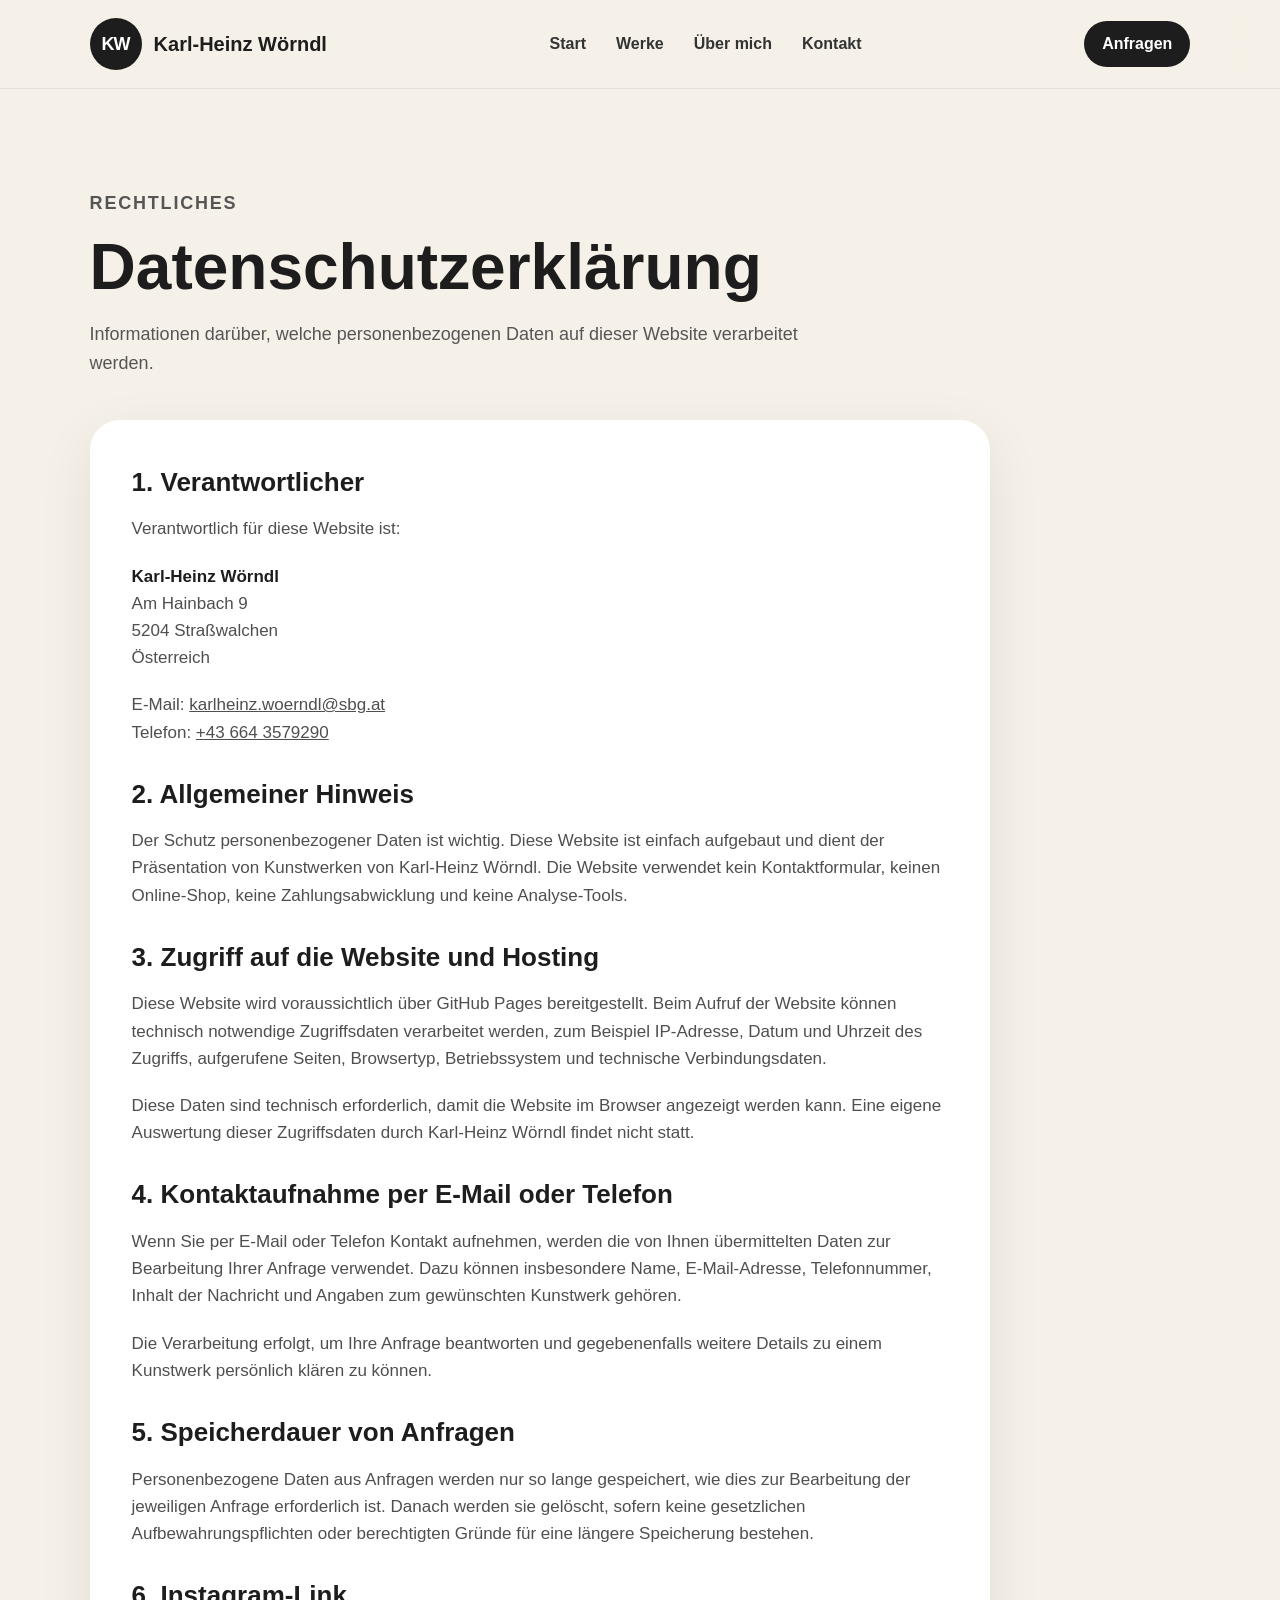
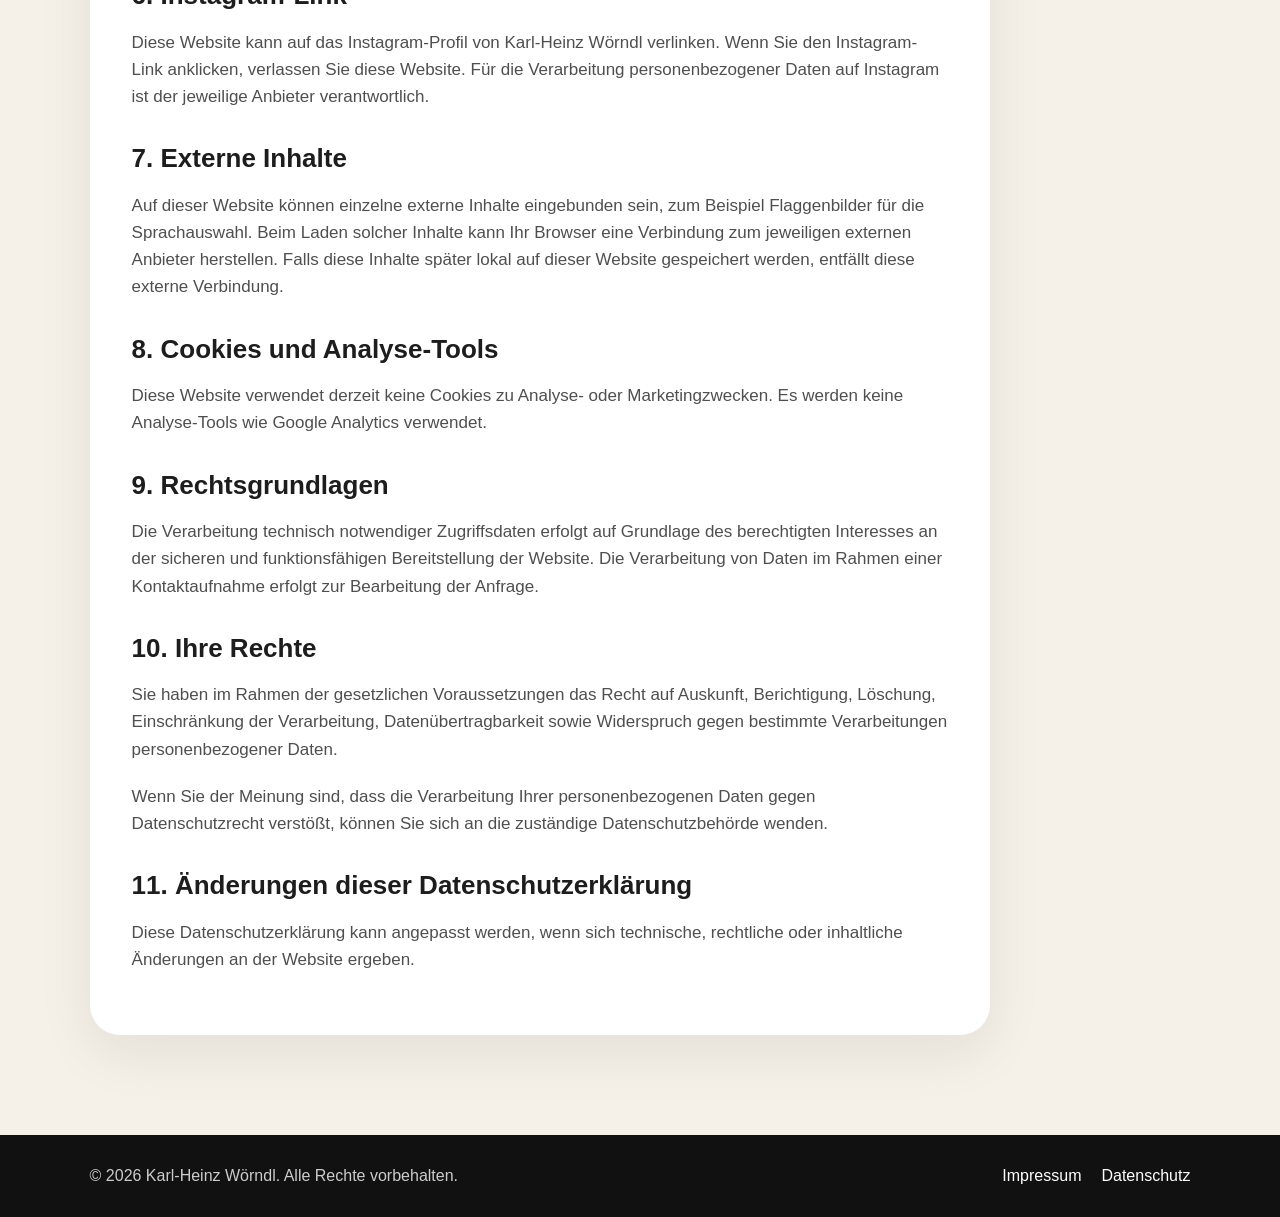
<file: datenschutz.html>
<!DOCTYPE html>
<html lang="de">
<head>
    <meta charset="UTF-8">
    <meta name="viewport" content="width=device-width, initial-scale=1.0">
    <title>Datenschutz | Karl-Heinz Wörndl</title>

    <link rel="stylesheet" href="css/style.css">
</head>
<body>

    <header class="site-header">
        <a href="index.html#start" class="logo">
            <span class="logo-mark">KW</span>
            <span>Karl-Heinz Wörndl</span>
        </a>

        <nav class="main-nav">
            <a href="index.html#start">Start</a>
            <a href="index.html#werke">Werke</a>
            <a href="index.html#ueber">Über mich</a>
            <a href="index.html#kontakt">Kontakt</a>
        </nav>

        <a href="index.html#kontakt" class="nav-button">Anfragen</a>
    </header>

    <main>
        <section class="section legal-section">
            <div class="section-heading">
                <p class="eyebrow">Rechtliches</p>
                <h1>Datenschutzerklärung</h1>
                <p>
                    Informationen darüber, welche personenbezogenen Daten auf dieser Website verarbeitet werden.
                </p>
            </div>

            <div class="legal-card">
                <h2>1. Verantwortlicher</h2>

                <p>
                    Verantwortlich für diese Website ist:
                </p>

                <p>
                    <strong>Karl-Heinz Wörndl</strong><br>
                    Am Hainbach 9<br>
                    5204 Straßwalchen<br>
                    Österreich
                </p>

                <p>
                    E-Mail: <a href="mailto:karlheinz.woerndl@sbg.at">karlheinz.woerndl@sbg.at</a><br>
                    Telefon: <a href="tel:+436643579290">+43 664 3579290</a>
                </p>

                <h2>2. Allgemeiner Hinweis</h2>

                <p>
                    Der Schutz personenbezogener Daten ist wichtig. Diese Website ist einfach aufgebaut
                    und dient der Präsentation von Kunstwerken von Karl-Heinz Wörndl.
                    Die Website verwendet kein Kontaktformular, keinen Online-Shop, keine Zahlungsabwicklung
                    und keine Analyse-Tools.
                </p>

                <h2>3. Zugriff auf die Website und Hosting</h2>

                <p>
                    Diese Website wird voraussichtlich über GitHub Pages bereitgestellt.
                    Beim Aufruf der Website können technisch notwendige Zugriffsdaten verarbeitet werden,
                    zum Beispiel IP-Adresse, Datum und Uhrzeit des Zugriffs, aufgerufene Seiten,
                    Browsertyp, Betriebssystem und technische Verbindungsdaten.
                </p>

                <p>
                    Diese Daten sind technisch erforderlich, damit die Website im Browser angezeigt werden kann.
                    Eine eigene Auswertung dieser Zugriffsdaten durch Karl-Heinz Wörndl findet nicht statt.
                </p>

                <h2>4. Kontaktaufnahme per E-Mail oder Telefon</h2>

                <p>
                    Wenn Sie per E-Mail oder Telefon Kontakt aufnehmen, werden die von Ihnen übermittelten
                    Daten zur Bearbeitung Ihrer Anfrage verwendet. Dazu können insbesondere Name,
                    E-Mail-Adresse, Telefonnummer, Inhalt der Nachricht und Angaben zum gewünschten Kunstwerk gehören.
                </p>

                <p>
                    Die Verarbeitung erfolgt, um Ihre Anfrage beantworten und gegebenenfalls weitere Details
                    zu einem Kunstwerk persönlich klären zu können.
                </p>

                <h2>5. Speicherdauer von Anfragen</h2>

                <p>
                    Personenbezogene Daten aus Anfragen werden nur so lange gespeichert, wie dies zur Bearbeitung
                    der jeweiligen Anfrage erforderlich ist. Danach werden sie gelöscht, sofern keine gesetzlichen
                    Aufbewahrungspflichten oder berechtigten Gründe für eine längere Speicherung bestehen.
                </p>

                <h2>6. Instagram-Link</h2>

                <p>
                    Diese Website kann auf das Instagram-Profil von Karl-Heinz Wörndl verlinken.
                    Wenn Sie den Instagram-Link anklicken, verlassen Sie diese Website.
                    Für die Verarbeitung personenbezogener Daten auf Instagram ist der jeweilige Anbieter verantwortlich.
                </p>

                <h2>7. Externe Inhalte</h2>

                <p>
                    Auf dieser Website können einzelne externe Inhalte eingebunden sein, zum Beispiel Flaggenbilder
                    für die Sprachauswahl. Beim Laden solcher Inhalte kann Ihr Browser eine Verbindung zum jeweiligen
                    externen Anbieter herstellen. Falls diese Inhalte später lokal auf dieser Website gespeichert werden,
                    entfällt diese externe Verbindung.
                </p>

                <h2>8. Cookies und Analyse-Tools</h2>

                <p>
                    Diese Website verwendet derzeit keine Cookies zu Analyse- oder Marketingzwecken.
                    Es werden keine Analyse-Tools wie Google Analytics verwendet.
                </p>

                <h2>9. Rechtsgrundlagen</h2>

                <p>
                    Die Verarbeitung technisch notwendiger Zugriffsdaten erfolgt auf Grundlage des berechtigten
                    Interesses an der sicheren und funktionsfähigen Bereitstellung der Website.
                    Die Verarbeitung von Daten im Rahmen einer Kontaktaufnahme erfolgt zur Bearbeitung der Anfrage.
                </p>

                <h2>10. Ihre Rechte</h2>

                <p>
                    Sie haben im Rahmen der gesetzlichen Voraussetzungen das Recht auf Auskunft,
                    Berichtigung, Löschung, Einschränkung der Verarbeitung, Datenübertragbarkeit
                    sowie Widerspruch gegen bestimmte Verarbeitungen personenbezogener Daten.
                </p>

                <p>
                    Wenn Sie der Meinung sind, dass die Verarbeitung Ihrer personenbezogenen Daten gegen
                    Datenschutzrecht verstößt, können Sie sich an die zuständige Datenschutzbehörde wenden.
                </p>

                <h2>11. Änderungen dieser Datenschutzerklärung</h2>

                <p>
                    Diese Datenschutzerklärung kann angepasst werden, wenn sich technische, rechtliche oder
                    inhaltliche Änderungen an der Website ergeben.
                </p>
            </div>
        </section>
    </main>

    <footer class="site-footer">
        <p>© 2026 Karl-Heinz Wörndl. Alle Rechte vorbehalten.</p>

        <div>
            <a href="impressum.html">Impressum</a>
            <a href="datenschutz.html">Datenschutz</a>
        </div>
    </footer>

</body>
</html>
</file>
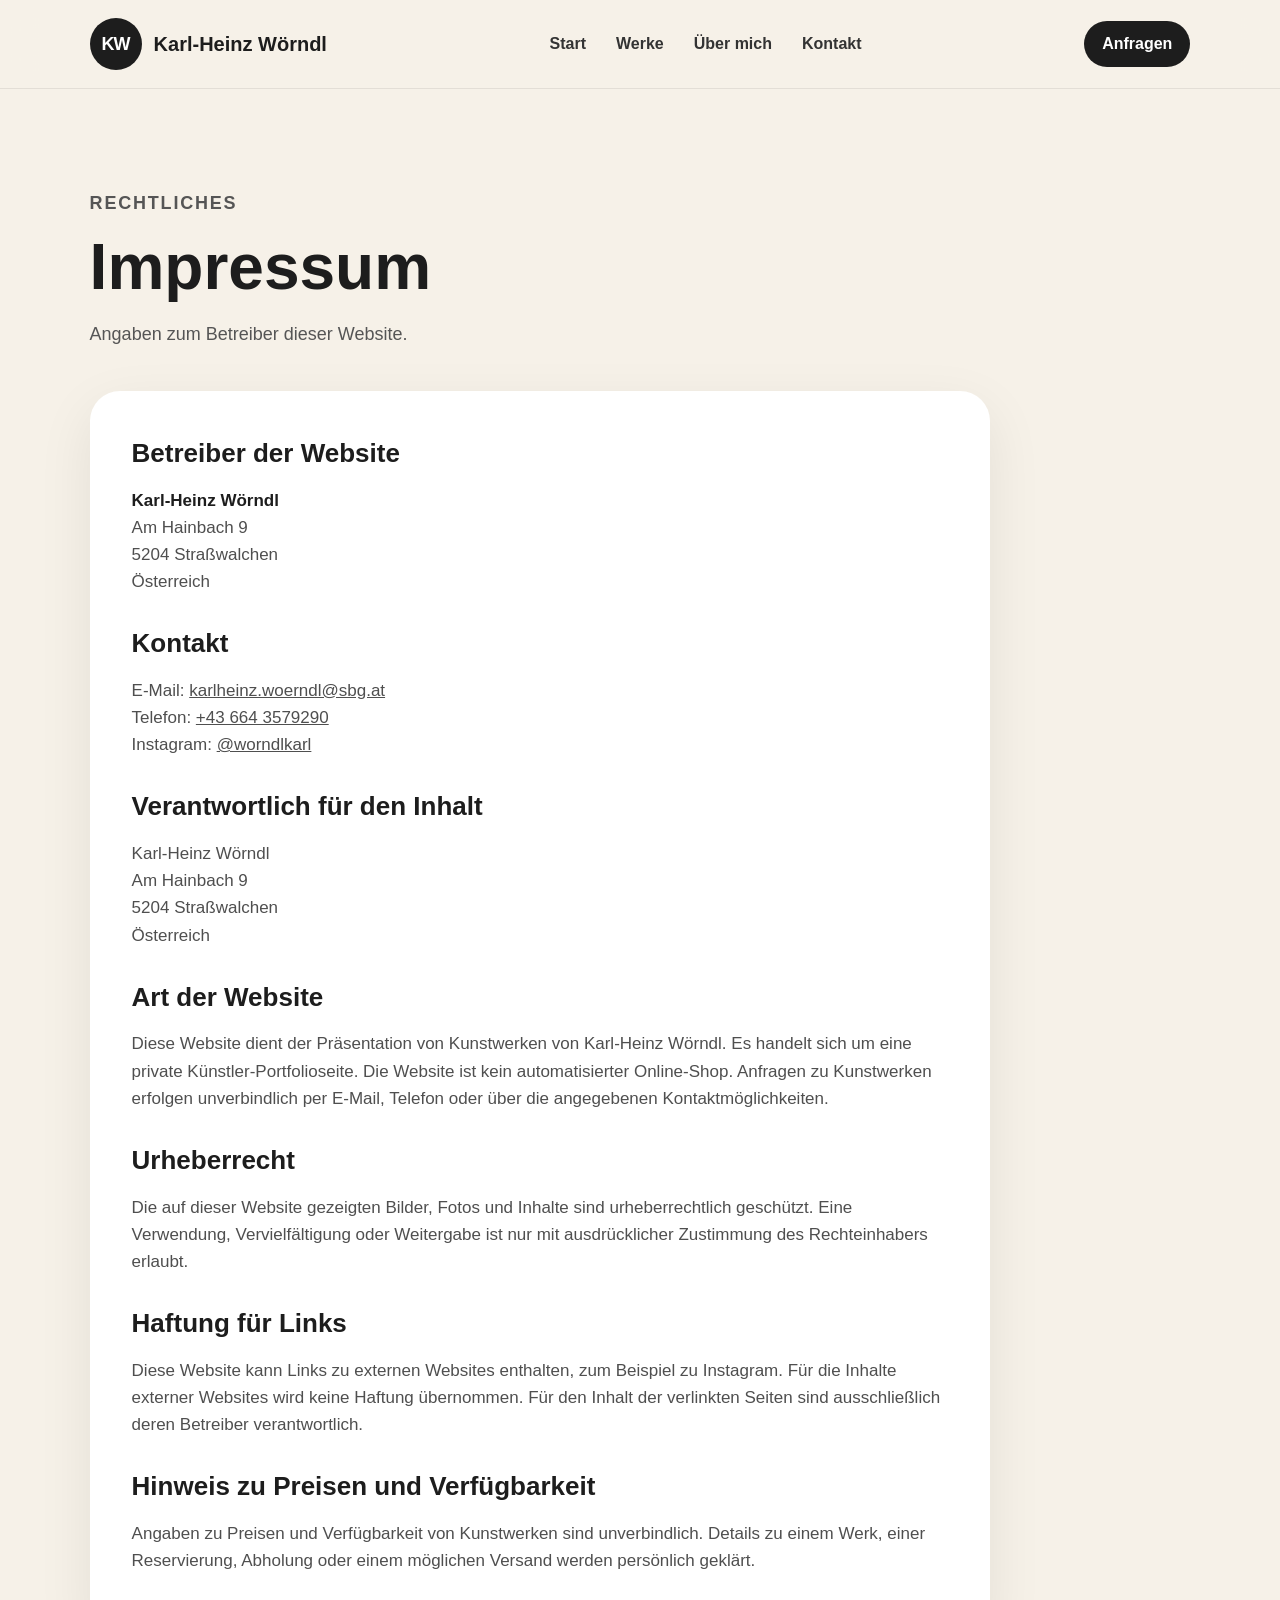
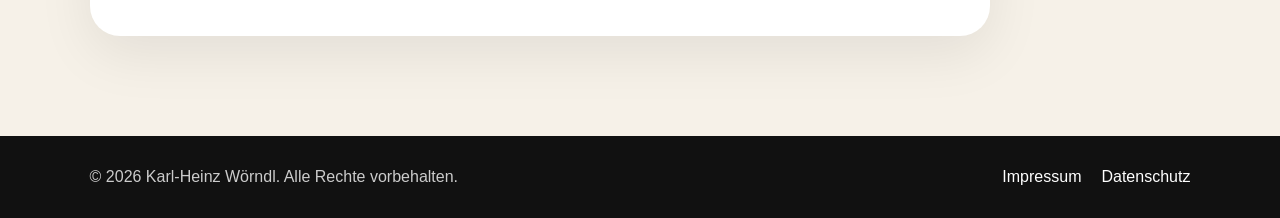
<file: impressum.html>
<!DOCTYPE html>
<html lang="de">
<head>
    <meta charset="UTF-8">
    <meta name="viewport" content="width=device-width, initial-scale=1.0">
    <title>Impressum | Karl-Heinz Wörndl</title>

    <link rel="stylesheet" href="css/style.css">
</head>
<body>

    <header class="site-header">
        <a href="index.html#start" class="logo">
            <span class="logo-mark">KW</span>
            <span>Karl-Heinz Wörndl</span>
        </a>

        <nav class="main-nav">
            <a href="index.html#start">Start</a>
            <a href="index.html#werke">Werke</a>
            <a href="index.html#ueber">Über mich</a>
            <a href="index.html#kontakt">Kontakt</a>
        </nav>

        <a href="index.html#kontakt" class="nav-button">Anfragen</a>
    </header>

    <main>
        <section class="section legal-section">
            <div class="section-heading">
                <p class="eyebrow">Rechtliches</p>
                <h1>Impressum</h1>
                <p>
                    Angaben zum Betreiber dieser Website.
                </p>
            </div>

            <div class="legal-card">
                <h2>Betreiber der Website</h2>

                <p>
                    <strong>Karl-Heinz Wörndl</strong><br>
                    Am Hainbach 9<br>
                    5204 Straßwalchen<br>
                    Österreich
                </p>

                <h2>Kontakt</h2>

                <p>
                    E-Mail: <a href="mailto:karlheinz.woerndl@sbg.at">karlheinz.woerndl@sbg.at</a><br>
                    Telefon: <a href="tel:+436643579290">+43 664 3579290</a><br>
                    Instagram: <a href="https://www.instagram.com/worndlkarl" target="_blank" rel="noopener">@worndlkarl</a>
                </p>

                <h2>Verantwortlich für den Inhalt</h2>

                <p>
                    Karl-Heinz Wörndl<br>
                    Am Hainbach 9<br>
                    5204 Straßwalchen<br>
                    Österreich
                </p>

                <h2>Art der Website</h2>

                <p>
                    Diese Website dient der Präsentation von Kunstwerken von Karl-Heinz Wörndl.
                    Es handelt sich um eine private Künstler-Portfolioseite. Die Website ist kein
                    automatisierter Online-Shop. Anfragen zu Kunstwerken erfolgen unverbindlich
                    per E-Mail, Telefon oder über die angegebenen Kontaktmöglichkeiten.
                </p>

                <h2>Urheberrecht</h2>

                <p>
                    Die auf dieser Website gezeigten Bilder, Fotos und Inhalte sind urheberrechtlich
                    geschützt. Eine Verwendung, Vervielfältigung oder Weitergabe ist nur mit
                    ausdrücklicher Zustimmung des Rechteinhabers erlaubt.
                </p>

                <h2>Haftung für Links</h2>

                <p>
                    Diese Website kann Links zu externen Websites enthalten, zum Beispiel zu Instagram.
                    Für die Inhalte externer Websites wird keine Haftung übernommen. Für den Inhalt
                    der verlinkten Seiten sind ausschließlich deren Betreiber verantwortlich.
                </p>

                <h2>Hinweis zu Preisen und Verfügbarkeit</h2>

                <p>
                    Angaben zu Preisen und Verfügbarkeit von Kunstwerken sind unverbindlich.
                    Details zu einem Werk, einer Reservierung, Abholung oder einem möglichen Versand
                    werden persönlich geklärt.
                </p>
            </div>
        </section>
    </main>

    <footer class="site-footer">
        <p>© 2026 Karl-Heinz Wörndl. Alle Rechte vorbehalten.</p>

        <div>
            <a href="impressum.html">Impressum</a>
            <a href="datenschutz.html">Datenschutz</a>
        </div>
    </footer>

</body>
</html>
</file>
<file: css/style.css>
/* =========================
   GRUNDEINSTELLUNGEN
========================= */

* {
    margin: 0;
    padding: 0;
    box-sizing: border-box;
}

html {
    scroll-behavior: smooth;
}

body {
    font-family: Arial, Helvetica, sans-serif;
    background: #f6f1e8;
    color: #1d1d1d;
    line-height: 1.6;
}

a {
    color: inherit;
}

img {
    max-width: 100%;
    display: block;
}

/* =========================
   HEADER / NAVIGATION
========================= */

.site-header {
    position: sticky;
    top: 0;
    z-index: 100;

    display: flex;
    justify-content: space-between;
    align-items: center;

    padding: 18px 7%;

    background: rgba(246, 241, 232, 0.85);
    backdrop-filter: blur(16px);
    border-bottom: 1px solid rgba(0, 0, 0, 0.08);
}

.logo {
    display: flex;
    align-items: center;
    gap: 12px;

    text-decoration: none;
    font-weight: 800;
    font-size: 20px;
}

.logo-mark {
    width: 42px;
    height: 42px;

    display: flex;
    justify-content: center;
    align-items: center;

    border-radius: 50%;
    background: #1d1d1d;
    color: white;
    font-weight: 800;
}

.main-nav {
    display: flex;
    gap: 30px;
}

.main-nav a {
    text-decoration: none;
    font-weight: 600;
    color: #333;
    transition: 0.2s;
}

.main-nav a:hover {
    color: #a66a2c;
}

.nav-button {
    text-decoration: none;
    background: #1d1d1d;
    color: white;

    padding: 10px 18px;
    border-radius: 999px;

    font-weight: 700;
    transition: 0.2s;
}

.nav-button:hover {
    background: #a66a2c;
}

/* =========================
   BUTTONS
========================= */

.primary-button,
.secondary-button {
    display: inline-block;

    padding: 14px 24px;
    border-radius: 999px;

    font-weight: 800;
    text-decoration: none;
    transition: 0.2s;
}

.primary-button {
    background: #1d1d1d;
    color: white;
}

.primary-button:hover {
    background: #a66a2c;
    transform: translateY(-2px);
}

.secondary-button {
    background: white;
    color: #1d1d1d;
    border: 1px solid rgba(0, 0, 0, 0.12);
}

.secondary-button:hover {
    transform: translateY(-2px);
    border-color: #a66a2c;
}

/* =========================
   HERO / STARTBEREICH
========================= */

.hero-section {
    min-height: 88vh;

    display: grid;
    grid-template-columns: 1.1fr 0.9fr;
    align-items: center;
    gap: 70px;

    padding: 80px 7%;
}

.hero-content {
    max-width: 720px;
}

.eyebrow {
    color: #a66a2c;
    font-size: 14px;
    font-weight: 900;
    letter-spacing: 1.8px;
    text-transform: uppercase;

    margin-bottom: 14px;
}

.hero-section h1 {
    font-size: clamp(44px, 6vw, 82px);
    line-height: 1.02;
    letter-spacing: -2px;

    margin-bottom: 26px;
}

.hero-description {
    max-width: 620px;

    color: #4a4a4a;
    font-size: 20px;

    margin-bottom: 32px;
}

.hero-actions {
    display: flex;
    gap: 16px;
    flex-wrap: wrap;

    margin-bottom: 44px;
}

.hero-info {
    display: grid;
    grid-template-columns: repeat(3, 1fr);
    gap: 18px;
}

.hero-info div {
    padding: 18px;

    background: rgba(255, 255, 255, 0.7);
    border-radius: 20px;
    border: 1px solid rgba(0, 0, 0, 0.07);
}

.hero-info strong {
    display: block;
    font-size: 20px;
    margin-bottom: 4px;
}

.hero-info span {
    color: #666;
    font-size: 14px;
}

.hero-art {
    display: flex;
    justify-content: center;
}

.hero-art-card {
    width: min(430px, 100%);

    padding: 18px;
    border-radius: 34px;

    background: white;
    box-shadow: 0 28px 80px rgba(0, 0, 0, 0.14);

    transform: rotate(2deg);
}

.hero-art-image {
    height: 520px;
    border-radius: 26px;

    background:
        radial-gradient(circle at 20% 20%, #f2c879, transparent 28%),
        radial-gradient(circle at 80% 30%, #7f9b77, transparent 30%),
        radial-gradient(circle at 55% 80%, #a66a2c, transparent 35%),
        linear-gradient(135deg, #1d1d1d, #5d4938);

    margin-bottom: 16px;
}

.hero-art-text {
    display: flex;
    justify-content: space-between;
    align-items: center;

    padding: 2px 6px 4px;
}

.hero-art-text span {
    color: #777;
}

.hero-art-text strong {
    font-size: 18px;
}

/* =========================
   INTRO-KARTEN
========================= */

.intro-section {
    display: grid;
    grid-template-columns: repeat(3, 1fr);
    gap: 24px;

    padding: 20px 7% 90px;
}

.intro-card {
    padding: 34px;

    background: white;
    border-radius: 28px;
    box-shadow: 0 16px 50px rgba(0, 0, 0, 0.07);
}

.intro-card h2 {
    font-size: 24px;
    margin-bottom: 12px;
}

.intro-card p {
    color: #555;
}

/* =========================
   ALLGEMEINE SECTION
========================= */

.section {
    padding: 100px 7%;
}

.section-heading {
    max-width: 760px;
    margin-bottom: 42px;
}

.section-heading h2 {
    font-size: clamp(34px, 4vw, 54px);
    line-height: 1.1;
    letter-spacing: -1px;

    margin-bottom: 16px;
}

.section-heading p {
    color: #555;
    font-size: 18px;
}

/* =========================
   GALERIE
========================= */

.artwork-grid {
    display: grid;
    grid-template-columns: repeat(3, 1fr);
    gap: 28px;
}

.artwork-card {
    overflow: hidden;

    background: white;
    border-radius: 30px;
    box-shadow: 0 18px 55px rgba(0, 0, 0, 0.08);

    transition: 0.25s;
}

.artwork-card:hover {
    transform: translateY(-8px);
    box-shadow: 0 26px 70px rgba(0, 0, 0, 0.12);
}

.artwork-image {
    height: 330px;
}

.artwork-image-one {
    background:
        radial-gradient(circle at 30% 25%, #f3ce82, transparent 28%),
        linear-gradient(135deg, #c98943, #5f7f61);
}

.artwork-image-two {
    background:
        radial-gradient(circle at 65% 25%, #c8d6b8, transparent 30%),
        linear-gradient(135deg, #304337, #8a714d);
}

.artwork-image-three {
    background:
        radial-gradient(circle at 20% 20%, #f08c5a, transparent 30%),
        linear-gradient(135deg, #2b2a35, #b35d32);
}

.artwork-content {
    padding: 24px;
}

.artwork-category {
    color: #a66a2c;
    font-size: 13px;
    font-weight: 900;
    text-transform: uppercase;
    letter-spacing: 1px;

    margin-bottom: 8px;
}

.artwork-content h3 {
    font-size: 26px;
    margin-bottom: 10px;
}

.artwork-content p {
    color: #555;
}

.artwork-footer {
    display: flex;
    justify-content: space-between;
    align-items: center;

    margin-top: 22px;
    padding-top: 18px;

    border-top: 1px solid rgba(0, 0, 0, 0.08);
}

.artwork-footer span {
    color: #666;
}

.artwork-footer strong {
    font-size: 20px;
}

/* =========================
   STATUS & ANFRAGE-BUTTONS
========================= */

.artwork-image {
    position: relative;
}

.status-badge {
    position: absolute;
    top: 18px;
    left: 18px;

    padding: 8px 14px;
    border-radius: 999px;

    font-size: 13px;
    font-weight: 900;

    background: white;
    color: #1d1d1d;

    box-shadow: 0 8px 24px rgba(0, 0, 0, 0.16);
}

.status-badge.available {
    background: #e8f7e8;
    color: #226b2f;
}

.status-badge.reserved {
    background: #fff3d6;
    color: #8a5b00;
}

.status-badge.sold {
    background: #eeeeee;
    color: #666666;
}

.artwork-button {
    display: inline-block;

    margin-top: 22px;
    padding: 12px 20px;

    border-radius: 999px;

    background: #1d1d1d;
    color: white;

    text-decoration: none;
    font-weight: 800;

    transition: 0.2s;
}

.artwork-button:hover {
    background: #a66a2c;
    transform: translateY(-2px);
}

.artwork-button.disabled {
    background: #d6d6d6;
    color: #777;

    cursor: not-allowed;
    pointer-events: none;
}

/* =========================
   ÜBER MICH
========================= */

.about-section {
    display: grid;
    grid-template-columns: 0.85fr 1.15fr;
    align-items: center;
    gap: 70px;

    padding: 110px 7%;

    background: #e8ddcc;
}

.about-image {
    min-height: 500px;
    border-radius: 34px;

    background:
        radial-gradient(circle at 30% 25%, #e9bf78, transparent 25%),
        radial-gradient(circle at 80% 75%, #6f8f72, transparent 28%),
        linear-gradient(135deg, #2c2b2a, #9b6a3d);

    box-shadow: 0 24px 70px rgba(0, 0, 0, 0.14);
}

.about-content h2 {
    font-size: clamp(34px, 4vw, 56px);
    line-height: 1.1;

    margin-bottom: 24px;
}

.about-content p {
    color: #4f4a43;
    font-size: 18px;

    margin-bottom: 20px;
}

.about-content .primary-button {
    margin-top: 12px;
}

/* =========================
   SCHRITTE
========================= */

.steps {
    display: grid;
    grid-template-columns: repeat(3, 1fr);
    gap: 26px;
}

.step-card {
    padding: 34px;

    background: white;
    border-radius: 28px;
    box-shadow: 0 16px 50px rgba(0, 0, 0, 0.07);
}

.step-card span {
    display: inline-flex;
    justify-content: center;
    align-items: center;

    width: 48px;
    height: 48px;

    border-radius: 50%;
    background: #1d1d1d;
    color: white;

    font-weight: 900;

    margin-bottom: 22px;
}

.step-card h3 {
    font-size: 24px;
    margin-bottom: 10px;
}

.step-card p {
    color: #555;
}

/* =========================
   KONTAKT
========================= */

.contact-section {
    display: grid;
    grid-template-columns: 1fr 0.75fr;
    gap: 50px;
    align-items: center;

    padding: 100px 7%;

    background: #1d1d1d;
    color: white;
}

.contact-section h2 {
    font-size: clamp(36px, 5vw, 64px);
    line-height: 1.1;

    margin-bottom: 18px;
}

.contact-section p {
    color: #d8d8d8;
    font-size: 18px;
    max-width: 620px;
}

.contact-card {
    padding: 34px;

    background: white;
    color: #1d1d1d;

    border-radius: 30px;
}

.contact-card h3 {
    font-size: 28px;
    margin-bottom: 6px;
}

.contact-card p {
    color: #555;
    margin-bottom: 24px;
}

.contact-card small {
    display: block;
    color: #777;
    margin-top: 18px;
}

/* =========================
   FOOTER
========================= */

.site-footer {
    display: flex;
    justify-content: space-between;
    gap: 20px;

    padding: 28px 7%;

    background: #111;
    color: white;
}

.site-footer p {
    color: #ccc;
}

.site-footer div {
    display: flex;
    gap: 20px;
}

.site-footer a {
    color: white;
    text-decoration: none;
}

.site-footer a:hover {
    color: #e0b06f;
}

/* =========================
   RESPONSIVE DESIGN
   Für Handy / kleinere Bildschirme
========================= */

@media (max-width: 1000px) {
    .hero-section,
    .about-section,
    .contact-section {
        grid-template-columns: 1fr;
    }

    .hero-art-card {
        transform: rotate(0);
    }

    .intro-section,
    .artwork-grid,
    .steps {
        grid-template-columns: 1fr;
    }
}

@media (max-width: 760px) {
    .site-header {
        flex-direction: column;
        gap: 16px;
    }

    .main-nav {
        flex-wrap: wrap;
        justify-content: center;
        gap: 18px;
    }

    .nav-button {
        display: none;
    }

    .hero-section {
        padding-top: 55px;
    }

    .hero-info {
        grid-template-columns: 1fr;
    }

    .hero-art-image {
        height: 380px;
    }

    .site-footer {
        flex-direction: column;
        text-align: center;
        align-items: center;
    }
}

/* =========================
   GALERIE UPDATE
   Größere Karten + Filter + Formate
========================= */

.gallery-section {
    padding-top: 120px;
}

.filter-area {
    display: flex;
    flex-direction: column;
    gap: 18px;

    margin-bottom: 46px;
    padding: 26px;

    background: rgba(255, 255, 255, 0.75);
    border-radius: 28px;
    box-shadow: 0 16px 45px rgba(0, 0, 0, 0.06);
}

.filter-group {
    display: flex;
    align-items: center;
    flex-wrap: wrap;
    gap: 12px;
}

.filter-group span {
    min-width: 80px;

    font-weight: 900;
    color: #1d1d1d;
}

.filter-button {
    border: none;
    cursor: pointer;

    padding: 10px 16px;
    border-radius: 999px;

    background: #eee5d8;
    color: #333;

    font-weight: 800;
    transition: 0.2s;
}

.filter-button:hover {
    background: #d9c7ad;
}

.filter-button.active {
    background: #1d1d1d;
    color: white;
}

.artwork-grid {
    display: grid;
    grid-template-columns: repeat(3, minmax(0, 1fr));
    align-items: start;
    gap: 34px;
}

/* Karten allgemein größer */
.artwork-card {
    border-radius: 34px;
}

/* Bildbereiche größer */
.artwork-image {
    overflow: hidden;
    position: relative;
    min-height: 380px;
}

/* Querformat-Vorschau */
.preview-querformat {
    height: 390px;
}

/* Hochformat-Vorschau */
.preview-hochformat {
    height: 560px;
}

/* Quadratische Vorschau */
.preview-quadratisch {
    height: 470px;
}

/* Echte Bilder später sauber anzeigen */
.artwork-real-image {
    width: 100%;
    height: 100%;
    object-fit: cover;
}

/* Falls JavaScript echtes Format erkennt */
.auto-hochformat .artwork-real-image {
    object-fit: cover;
}

.auto-querformat .artwork-real-image {
    object-fit: cover;
}

.auto-quadratisch .artwork-real-image {
    object-fit: cover;
}

/* kleine Info-Chips unter Beschreibung */
.artwork-details {
    display: flex;
    flex-wrap: wrap;
    gap: 8px;

    margin-top: 18px;
}

.artwork-details span {
    padding: 7px 11px;
    border-radius: 999px;

    background: #f1eadf;
    color: #5b5147;

    font-size: 13px;
    font-weight: 800;
}

/* Falls keine Werke gefunden werden */
.empty-gallery-message {
    grid-column: 1 / -1;

    padding: 30px;
    border-radius: 24px;

    background: white;
    color: #555;

    font-size: 18px;
    text-align: center;
}

/* Zusätzliche Farbverläufe für die 12 Platzhalter */

.artwork-image-four {
    background:
        radial-gradient(circle at 30% 30%, #d7c08a, transparent 30%),
        linear-gradient(135deg, #3f563e, #9a7443);
}

.artwork-image-five {
    background:
        radial-gradient(circle at 70% 25%, #dd9f73, transparent 28%),
        linear-gradient(135deg, #21212a, #7a4f72);
}

.artwork-image-six {
    background:
        radial-gradient(circle at 35% 20%, #f2c7a1, transparent 25%),
        linear-gradient(135deg, #4a2f2d, #9b6d59);
}

.artwork-image-seven {
    background:
        radial-gradient(circle at 20% 25%, #e7bf50, transparent 28%),
        radial-gradient(circle at 75% 70%, #4f8c8a, transparent 30%),
        linear-gradient(135deg, #222, #6b3f78);
}

.artwork-image-eight {
    background:
        radial-gradient(circle at 65% 30%, #f0e2a0, transparent 26%),
        linear-gradient(135deg, #5e7f58, #b7a46c);
}

.artwork-image-nine {
    background:
        radial-gradient(circle at 45% 25%, #d9a37c, transparent 27%),
        linear-gradient(135deg, #2e2526, #8d5d4c);
}

.artwork-image-ten {
    background:
        radial-gradient(circle at 25% 70%, #9ab6c7, transparent 30%),
        linear-gradient(135deg, #1f1f1f, #d18445);
}

.artwork-image-eleven {
    background:
        radial-gradient(circle at 70% 40%, #b9d7e8, transparent 30%),
        linear-gradient(135deg, #52758a, #d8cda8);
}

.artwork-image-twelve {
    background:
        radial-gradient(circle at 45% 20%, #e1b39a, transparent 26%),
        linear-gradient(135deg, #342c33, #8b7056);
}

/* Handy-Anpassung */
@media (max-width: 1000px) {
    .artwork-grid {
        grid-template-columns: repeat(2, minmax(0, 1fr));
    }
}

@media (max-width: 700px) {
    .artwork-grid {
        grid-template-columns: 1fr;
    }

    .preview-querformat,
    .preview-hochformat,
    .preview-quadratisch {
        height: 420px;
    }

    .filter-group {
        align-items: flex-start;
    }

    .filter-group span {
        width: 100%;
    }
}

/* =========================
   HERO-BILD UPDATE
   Größeres ausgewähltes Werk
========================= */

.hero-section {
    grid-template-columns: 0.95fr 1.05fr;
    gap: 90px;
}

.hero-art {
    justify-content: flex-end;
}

.hero-art-card {
    width: min(620px, 100%);
    padding: 22px;
    border-radius: 42px;

    transform: rotate(1.5deg);
}

.hero-art-image {
    height: clamp(560px, 55vw, 760px);
    border-radius: 32px;

    background:
        radial-gradient(circle at 22% 22%, #f2c879, transparent 30%),
        radial-gradient(circle at 78% 38%, #7f9b77, transparent 32%),
        radial-gradient(circle at 55% 82%, #a66a2c, transparent 36%),
        linear-gradient(135deg, #1d1d1d, #5d4938);
}

.hero-art-text {
    padding: 8px 10px 6px;
}

.hero-art-text span {
    font-size: 18px;
}

.hero-art-text strong {
    font-size: 24px;
}

/* später für echtes Hero-Bild */
.hero-art-image img {
    width: 100%;
    height: 100%;
    object-fit: cover;
    border-radius: 32px;
}

/* Anpassung für kleinere Bildschirme */
@media (max-width: 1000px) {
    .hero-section {
        grid-template-columns: 1fr;
        gap: 60px;
    }

    .hero-art {
        justify-content: center;
    }

    .hero-art-card {
        transform: rotate(0);
        width: min(560px, 100%);
    }

    .hero-art-image {
        height: 620px;
    }
}

@media (max-width: 700px) {
    .hero-art-image {
        height: 440px;
    }

    .hero-art-text {
        flex-direction: column;
        align-items: flex-start;
        gap: 4px;
    }

    .hero-art-text strong {
        font-size: 20px;
    }
}

/* =========================
   DETAILANSICHT / MODAL
========================= */

.modal {
    position: fixed;
    inset: 0;
    z-index: 1000;

    display: none;
    align-items: center;
    justify-content: center;

    padding: 30px;
}

.modal.open {
    display: flex;
}

.modal-background {
    position: absolute;
    inset: 0;

    background: rgba(0, 0, 0, 0.65);
    backdrop-filter: blur(8px);
}

.modal-content {
    position: relative;
    z-index: 1;

    width: min(1100px, 100%);
    max-height: 90vh;

    display: grid;
    grid-template-columns: 1fr 0.9fr;
    gap: 0;

    overflow: hidden;

    background: #f6f1e8;
    border-radius: 34px;
    box-shadow: 0 30px 100px rgba(0, 0, 0, 0.35);
}

.modal-close {
    position: absolute;
    top: 18px;
    right: 18px;
    z-index: 2;

    width: 44px;
    height: 44px;

    border: none;
    border-radius: 50%;

    background: white;
    color: #1d1d1d;

    font-size: 30px;
    line-height: 1;
    cursor: pointer;

    box-shadow: 0 8px 25px rgba(0, 0, 0, 0.18);
}

.modal-image {
    min-height: 640px;

    background-size: cover;
    background-position: center;
}

.modal-info {
    padding: 52px 42px;

    display: flex;
    flex-direction: column;
    justify-content: center;
}

.modal-info h2 {
    font-size: clamp(34px, 4vw, 54px);
    line-height: 1.05;

    margin-bottom: 18px;
}

.modal-info p {
    color: #555;
    font-size: 18px;
}

.modal-details {
    display: flex;
    flex-wrap: wrap;
    gap: 10px;

    margin-top: 26px;
    margin-bottom: 30px;
}

.modal-details span {
    padding: 9px 13px;

    border-radius: 999px;

    background: white;
    color: #5b5147;

    font-size: 14px;
    font-weight: 800;
}

.modal-footer {
    display: flex;
    align-items: center;
    justify-content: space-between;
    gap: 20px;

    padding-top: 24px;

    border-top: 1px solid rgba(0, 0, 0, 0.1);
}

.modal-footer strong {
    font-size: 28px;
}

@media (max-width: 900px) {
    .modal-content {
        grid-template-columns: 1fr;
        overflow-y: auto;
    }

    .modal-image {
        min-height: 420px;
    }

    .modal-info {
        padding: 34px 26px;
    }

    .modal-footer {
        flex-direction: column;
        align-items: flex-start;
    }
}

/* =========================
   KLICKBARE KUNSTWERK-KARTEN
========================= */

.artwork-card {
    cursor: pointer;
}

.artwork-card:hover .artwork-image {
    transform: scale(1.01);
}

.artwork-image {
    transition: 0.25s;
}

.artwork-card:hover h3 {
    color: #a66a2c;
}

.artwork-button {
    cursor: pointer;
}

/* Verhindert komische Effekte beim deaktivierten Button */
.modal-disabled {
    background: #d6d6d6 !important;
    color: #777 !important;
    cursor: not-allowed;
    pointer-events: none;
}

/* Detailfenster Bild etwas hochwertiger */
.modal-image {
    background-size: cover;
    background-position: center;
}

/* Auf kleinen Geräten soll das Modal angenehmer sein */
@media (max-width: 700px) {
    .modal {
        padding: 16px;
    }

    .modal-content {
        border-radius: 24px;
    }

    .modal-close {
        top: 12px;
        right: 12px;
    }
}

/* =========================
   IMPRESSUM / DATENSCHUTZ
========================= */

.legal-section {
    min-height: 75vh;
    padding-top: 100px;
}

.legal-section h1 {
    font-size: clamp(40px, 5vw, 64px);
    line-height: 1.1;
    margin-bottom: 18px;
}

.legal-card {
    max-width: 900px;

    padding: 42px;

    background: white;
    border-radius: 30px;

    box-shadow: 0 18px 55px rgba(0, 0, 0, 0.08);
}

.legal-card h2 {
    font-size: 26px;
    margin-top: 28px;
    margin-bottom: 12px;
}

.legal-card h2:first-child {
    margin-top: 0;
}

.legal-card p {
    color: #4f4f4f;
    font-size: 17px;
    margin-bottom: 20px;
}

.legal-card strong {
    color: #1d1d1d;
}

.legal-note {
    margin-top: 32px;
    padding: 18px 20px;

    background: #fff3d6;
    color: #7a5600 !important;

    border-radius: 18px;
    font-weight: 700;
}

@media (max-width: 700px) {
    .legal-card {
        padding: 28px 22px;
    }

    .legal-card h2 {
        font-size: 22px;
    }
}

/* =========================
   FAQ / HÄUFIGE FRAGEN
========================= */

.faq-section {
    background: #f6f1e8;
}

.faq-grid {
    display: grid;
    grid-template-columns: repeat(4, 1fr);
    gap: 24px;
}

.faq-card {
    padding: 30px;

    background: white;
    border-radius: 28px;

    box-shadow: 0 16px 50px rgba(0, 0, 0, 0.07);
    transition: 0.2s;
}

.faq-card:hover {
    transform: translateY(-5px);
    box-shadow: 0 22px 65px rgba(0, 0, 0, 0.1);
}

.faq-card h3 {
    font-size: 22px;
    margin-bottom: 12px;
}

.faq-card p {
    color: #555;
    font-size: 16px;
}

@media (max-width: 1100px) {
    .faq-grid {
        grid-template-columns: repeat(2, 1fr);
    }
}

@media (max-width: 700px) {
    .faq-grid {
        grid-template-columns: 1fr;
    }
}

/* =========================
   KONTAKTBEREICH UPDATE
========================= */

.contact-content {
    max-width: 720px;
}

.contact-points {
    display: grid;
    grid-template-columns: repeat(3, 1fr);
    gap: 16px;

    margin-top: 34px;
}

.contact-points div {
    padding: 20px;

    background: rgba(255, 255, 255, 0.08);
    border-radius: 22px;
    border: 1px solid rgba(255, 255, 255, 0.12);
}

.contact-points strong {
    display: block;

    color: white;
    font-size: 18px;

    margin-bottom: 6px;
}

.contact-points span {
    color: #d8d8d8;
    font-size: 14px;
}

.contact-info-list {
    display: flex;
    flex-direction: column;
    gap: 14px;

    margin-bottom: 26px;
}

.contact-info-list div {
    padding: 16px 18px;

    background: #f6f1e8;
    border-radius: 18px;
}

.contact-info-list span {
    display: block;

    color: #777;
    font-size: 13px;
    font-weight: 800;
    text-transform: uppercase;
    letter-spacing: 1px;

    margin-bottom: 4px;
}

.contact-info-list a {
    color: #1d1d1d;
    font-weight: 900;
    text-decoration: none;
    word-break: break-word;
}

.contact-info-list a:hover {
    color: #a66a2c;
}

@media (max-width: 900px) {
    .contact-points {
        grid-template-columns: 1fr;
    }
}

/* =========================
   DETAILANSICHT BILD FIX
   Ganzes Bild anzeigen
========================= */

.modal-content {
    width: min(1450px, calc(100vw - 40px));
    grid-template-columns: 1.35fr 0.65fr;
}

.modal-image {
    background-size: contain !important;
    background-repeat: no-repeat !important;
    background-position: center !important;
    background-color: #151515;
    min-height: 760px;
}

/* Für Hochformat-Bilder */
.modal-image.auto-hochformat,
.modal-image.preview-hochformat {
    background-size: contain !important;
}

/* Auf kleineren Bildschirmen */
@media (max-width: 1000px) {
    .modal-content {
        grid-template-columns: 1fr;
        width: min(900px, calc(100vw - 30px));
    }

    .modal-image {
        min-height: 620px;
    }
}

@media (max-width: 700px) {
    .modal-image {
        min-height: 430px;
    }
}

/* =========================
   BILDANSICHT + VORSCHAU UPDATE
   Mehr vom Kunstwerk sichtbar machen
========================= */

/* Detailfenster nimmt mehr Bildschirm ein */
.modal {
    padding: 20px;
}

.modal-content {
    width: min(1700px, 96vw);
    height: 92vh;
    max-height: 92vh;

    grid-template-columns: 1.75fr 0.75fr;
}

/* Großes Bild im Detailfenster */
.modal-image {
    height: 100%;
    min-height: auto;

    background-size: contain !important;
    background-repeat: no-repeat !important;
    background-position: center !important;
    background-color: #111111;
}

/* rechter Textbereich etwas kompakter */
.modal-info {
    padding: 42px 36px;
    overflow-y: auto;
}

.modal-info h2 {
    font-size: clamp(34px, 4vw, 62px);
}

/* Galerie-Vorschau: mehr vom Bild zeigen */
.artwork-real-image {
    width: 100%;
    height: 100%;

    object-fit: contain !important;
    object-position: center;

    background: #f6f1e8;
}

/* Vorschau-Flächen etwas größer */
.preview-querformat {
    height: 450px;
}

.preview-hochformat {
    height: 640px;
}

.preview-quadratisch {
    height: 540px;
}

/* echter Bildbereich soll ruhig wirken */
.artwork-image {
    background: #f6f1e8 !important;
}

/* Karten dadurch etwas hochwertiger */
.artwork-card {
    overflow: hidden;
}

/* Auf mittelgroßen Bildschirmen */
@media (max-width: 1100px) {
    .modal-content {
        grid-template-columns: 1fr;
        height: 92vh;
        overflow-y: auto;
    }

    .modal-image {
        min-height: 65vh;
    }
}

/* Auf Handy */
@media (max-width: 700px) {
    .modal {
        padding: 10px;
    }

    .modal-content {
        width: 100%;
        height: 94vh;
        max-height: 94vh;
    }

    .modal-image {
        min-height: 55vh;
    }

    .modal-info {
        padding: 28px 22px;
    }

    .preview-querformat,
    .preview-hochformat,
    .preview-quadratisch {
        height: 430px;
    }
}

/* =========================
   MODAL FINAL FIX
   Text nicht abschneiden + schwarze Balken entfernen
========================= */

/* Modal noch besser aufteilen */
.modal-content {
    width: min(1750px, 96vw);
    height: 92vh;
    max-height: 92vh;

    grid-template-columns: 1.45fr 0.85fr;

    overflow: hidden;
}

/* Bildbereich nicht mehr schwarz */
.modal-image {
    background-color: #f6f1e8 !important;
    background-size: contain !important;
    background-repeat: no-repeat !important;
    background-position: center !important;
}

/* rechter Bereich darf nicht horizontal scrollen */
.modal-info {
    min-width: 0;
    overflow-x: hidden;
    overflow-y: auto;
    padding: 42px 36px;
}

/* langer Titel darf umbrechen und wird nicht abgeschnitten */
.modal-info h2 {
    max-width: 100%;
    font-size: clamp(32px, 3vw, 54px);
    line-height: 1.08;

    overflow-wrap: break-word;
    word-break: normal;
    hyphens: auto;
}

/* Beschreibung etwas kompakter */
.modal-info p {
    max-width: 100%;
}

/* Details sauber umbrechen */
.modal-details {
    max-width: 100%;
}

/* Footer im Modal darf nicht rauslaufen */
.modal-footer {
    flex-wrap: wrap;
}

/* horizontalen Scrollbalken verhindern */
.modal-content,
.modal-info {
    scrollbar-gutter: stable;
}

/* bei kleineren Bildschirmen untereinander anzeigen */
@media (max-width: 1150px) {
    .modal-content {
        grid-template-columns: 1fr;
        overflow-y: auto;
    }

    .modal-image {
        min-height: 60vh;
    }

    .modal-info h2 {
        font-size: clamp(30px, 7vw, 48px);
    }
}

/* =========================
   MODAL PROPORTIONAL FIX
   Weniger leere Fläche oben/unten
========================= */

.modal {
    padding: 10px;
}

/* Fenster größer, aber nicht unnötig hoch */
.modal-content {
    width: min(1850px, 98vw) !important;
    height: auto !important;
    max-height: 96vh !important;

    grid-template-columns: minmax(0, 1.65fr) minmax(420px, 0.75fr);

    align-items: center;
    overflow: hidden;
}

/* Bildbereich nicht künstlich auf volle Höhe strecken */
.modal-image {
    width: 100%;
    height: auto !important;
    min-height: 0 !important;

    background-size: contain !important;
    background-repeat: no-repeat !important;
    background-position: center !important;
    background-color: #f6f1e8 !important;
}

/* Querformat-Bilder, z.B. Wüstenlandschaft */
.modal-image.modal-querformat {
    aspect-ratio: 4 / 3;
}

/* Hochformat-Bilder */
.modal-image.modal-hochformat {
    aspect-ratio: 3 / 4;
    max-height: 90vh;
}

/* Quadratische Bilder */
.modal-image.modal-quadratisch {
    aspect-ratio: 1 / 1;
    max-height: 90vh;
}

/* rechter Textbereich bleibt sauber lesbar */
.modal-info {
    max-height: 90vh;
    overflow-y: auto;
    overflow-x: hidden;

    padding: 38px 34px;
}

.modal-info h2 {
    font-size: clamp(32px, 3vw, 56px);
    line-height: 1.08;

    overflow-wrap: break-word;
    hyphens: auto;
}

/* Button/Preis dürfen umbrechen */
.modal-footer {
    flex-wrap: wrap;
}

/* Für kleinere Bildschirme */
@media (max-width: 1150px) {
    .modal-content {
        grid-template-columns: 1fr;
        max-height: 96vh !important;
        overflow-y: auto;
    }

    .modal-image.modal-querformat {
        aspect-ratio: 4 / 3;
    }

    .modal-image.modal-hochformat {
        aspect-ratio: 3 / 4;
    }

    .modal-info {
        max-height: none;
    }
}

@media (max-width: 700px) {
    .modal {
        padding: 8px;
    }

    .modal-content {
        width: 100% !important;
    }

    .modal-info {
        padding: 26px 20px;
    }
}

/* =========================
   LOGO FIX
========================= */

.logo-mark {
    width: 52px !important;
    height: 52px !important;

    min-width: 52px;

    font-size: 18px;
    font-weight: 900;
    letter-spacing: -1px;
}
/* =========================
   HERO-BILD AUSSCHNITT FIX
   Rahmen wegschneiden + Bild größer
========================= */

.hero-art-card {
    width: min(700px, 100%) !important;
}

.hero-art-image {
    height: clamp(620px, 52vw, 760px) !important;
    overflow: hidden;
    background: #f6f1e8 !important;
}

/* Nur das echte Bild im Hero-Bereich */
.hero-art-image img {
    width: 100%;
    height: 100%;

    object-fit: cover !important;
    object-position: center center;

    /* schneidet den Rahmen weg */
    transform: scale(1.13);

    border-radius: 32px;
}

/* =========================
   SPRACHUMSCHALTER
========================= */

.language-toggle {
    display: inline-flex;
    align-items: center;
    gap: 6px;

    padding: 10px 14px;

    border: 1px solid rgba(0, 0, 0, 0.12);
    border-radius: 999px;

    background: rgba(255, 255, 255, 0.75);
    color: #1d1d1d;

    font-weight: 900;
    cursor: pointer;

    transition: 0.25s;
    backdrop-filter: blur(10px);
}

.language-toggle:hover {
    transform: translateY(-2px);
    box-shadow: 0 10px 28px rgba(0, 0, 0, 0.12);
}

.lang-option {
    opacity: 0.45;
    transition: 0.2s;
}

.lang-option.active {
    opacity: 1;
    color: #a66a2c;
}

.lang-divider {
    opacity: 0.35;
}

@media (max-width: 760px) {
    .language-toggle {
        padding: 9px 13px;
    }
}

/* =========================
   SPRACHUMSCHALTER NEU
========================= */

.language-toggle {
    display: inline-flex;
    align-items: center;
    gap: 6px;

    padding: 6px;

    border: 1px solid rgba(0, 0, 0, 0.12);
    border-radius: 999px;

    background: rgba(255, 255, 255, 0.78);
    box-shadow: 0 10px 26px rgba(0, 0, 0, 0.08);
    backdrop-filter: blur(10px);
}

.lang-chip {
    display: inline-flex;
    align-items: center;
    gap: 8px;

    padding: 8px 12px;
    border-radius: 999px;

    cursor: pointer;
    user-select: none;

    color: #555;
    font-weight: 800;
    transition: 0.25s;
}

.lang-chip:hover {
    transform: translateY(-1px);
    color: #1d1d1d;
}

.lang-chip.active {
    background: #1d1d1d;
    color: white;
    box-shadow: 0 6px 16px rgba(0, 0, 0, 0.15);
}

.lang-flag {
    font-size: 16px;
    line-height: 1;
}

.lang-text {
    font-size: 14px;
    letter-spacing: 0.4px;
}

/* alter Divider wird nicht mehr gebraucht */
.lang-divider,
.lang-option {
    display: none !important;
}

@media (max-width: 760px) {
    .language-toggle {
        padding: 5px;
    }

    .lang-chip {
        padding: 7px 10px;
        gap: 6px;
    }

    .lang-text {
        font-size: 13px;
    }
}

/* =========================
   SPRACHBUTTON MIT FLAGGEN-BILDERN
========================= */

.language-toggle {
    display: inline-flex;
    align-items: center;
    gap: 6px;

    padding: 6px;

    border: 2px solid #1d1d1d;
    border-radius: 999px;

    background: rgba(255, 255, 255, 0.85);
    box-shadow: 0 10px 26px rgba(0, 0, 0, 0.08);
    backdrop-filter: blur(10px);

    cursor: pointer;
    transition: 0.25s;
}

.language-toggle:hover {
    transform: translateY(-1px);
    box-shadow: 0 12px 28px rgba(0, 0, 0, 0.12);
}

.lang-chip {
    display: inline-flex;
    align-items: center;
    gap: 8px;

    padding: 8px 12px;
    border-radius: 999px;

    color: #555;
    font-weight: 900;

    transition: 0.25s;
}

.lang-chip:hover {
    transform: translateY(-1px);
}

.lang-chip.active {
    background: #1d1d1d;
    color: white;
}

.lang-flag-image {
    width: 22px;
    height: 15px;

    object-fit: cover;
    display: block;

    border-radius: 3px;
    box-shadow: 0 1px 4px rgba(0, 0, 0, 0.2);
}

.lang-text {
    font-size: 14px;
    letter-spacing: 0.4px;
}

/* alte Emoji-Flaggen ausblenden, falls noch irgendwo vorhanden */
.lang-flag {
    display: none;
}

/* =========================
   KÜNSTLERPROFIL – FINALES DESIGN
========================= */

.about-section {
    position: relative;
    display: grid;
    grid-template-columns: minmax(360px, 500px) minmax(0, 1fr);
    align-items: center;
    gap: 0;

    padding: 110px 7%;
    overflow: hidden;

    background:
        radial-gradient(
            circle at 15% 35%,
            rgba(166, 106, 44, 0.14),
            transparent 30%
        ),
        #e8ddcc;
}

/* Foto */
.about-image {
    position: relative;
    z-index: 2;

    width: 100%;
    max-width: 500px;
    aspect-ratio: 4 / 5;

    overflow: hidden;
    border-radius: 38px;

    background: #d7c9b6;
    box-shadow: 0 30px 75px rgba(0, 0, 0, 0.18);
}

.about-image img {
    width: 100%;
    height: 100%;

    display: block;
    object-fit: cover;
    object-position: center 32%;
}

/* Textkarte */
.about-content {
    position: relative;
    z-index: 1;

    margin-left: -70px;
    padding: 58px 58px 58px 120px;

    background: rgba(255, 255, 255, 0.72);
    border: 1px solid rgba(255, 255, 255, 0.75);
    border-radius: 38px;

    box-shadow: 0 24px 70px rgba(0, 0, 0, 0.09);
    backdrop-filter: blur(14px);
}

.about-content h2 {
    max-width: 900px;

    font-size: clamp(38px, 4vw, 62px);
    line-height: 1.05;
    letter-spacing: -1.5px;

    margin-bottom: 26px;
}

.about-content p {
    max-width: 900px;

    color: #4f4a43;
    font-size: 18px;
    line-height: 1.75;

    margin-bottom: 20px;
}

.about-content .primary-button {
    margin-top: 12px;
}

/* Tablet und kleinere Bildschirme */
@media (max-width: 1050px) {
    .about-section {
        grid-template-columns: 1fr;
        gap: 34px;
    }

    .about-image {
        width: min(520px, 100%);
        justify-self: center;
    }

    .about-content {
        margin-left: 0;
        padding: 42px;
    }
}

/* Handy */
@media (max-width: 700px) {
    .about-section {
        padding: 75px 6%;
    }

    .about-image {
        aspect-ratio: 4 / 5;
        border-radius: 28px;
    }

    .about-content {
        padding: 30px 24px;
        border-radius: 28px;
    }

    .about-content h2 {
        font-size: 38px;
    }

    .about-content p {
        font-size: 16px;
    }
}

/* =========================
   WECHSELNDES HERO-KUNSTWERK
========================= */

.hero-art-image img {
    transition:
        opacity 0.32s ease,
        transform 0.65s ease;
}

.hero-art-image img.is-changing {
    opacity: 0;
    transform: scale(1.18);
}

.hero-art-text strong {
    display: inline-block;
    transition:
        opacity 0.28s ease,
        transform 0.28s ease;
}

.hero-art-text strong.is-changing {
    opacity: 0;
    transform: translateY(8px);
}

/* =========================
   AUFKLAPPBARE BIOGRAFIE
========================= */

.biography-lead {
    margin-bottom: 18px;
}

.biography-details {
    margin-top: 8px;
}

.biography-details summary {
    width: fit-content;

    display: inline-flex;
    align-items: center;
    gap: 10px;

    padding: 12px 18px;

    border: 1px solid rgba(0, 0, 0, 0.12);
    border-radius: 999px;

    background: rgba(255, 255, 255, 0.75);
    color: #1d1d1d;

    font-weight: 800;
    cursor: pointer;
    list-style: none;

    transition:
        transform 0.2s ease,
        background 0.2s ease,
        box-shadow 0.2s ease;
}

.biography-details summary::-webkit-details-marker {
    display: none;
}

.biography-details summary:hover {
    transform: translateY(-2px);
    background: white;
    box-shadow: 0 10px 26px rgba(0, 0, 0, 0.08);
}

.bio-arrow {
    display: inline-block;
    font-size: 20px;
    line-height: 1;

    transition: transform 0.3s ease;
}

.bio-close-label {
    display: none;
}

.biography-details[open] .bio-open-label {
    display: none;
}

.biography-details[open] .bio-close-label {
    display: inline;
}

.biography-details[open] .bio-arrow {
    transform: rotate(180deg);
}

.biography-text {
    margin-top: 24px;
    padding-top: 24px;

    border-top: 1px solid rgba(0, 0, 0, 0.1);

    animation: biographyReveal 0.35s ease;
}

.biography-text p {
    margin-bottom: 20px;
}

.about-contact-button {
    margin-top: 22px;
}

@keyframes biographyReveal {
    from {
        opacity: 0;
        transform: translateY(-10px);
    }

    to {
        opacity: 1;
        transform: translateY(0);
    }
}

@media (max-width: 700px) {
    .biography-details summary {
        width: 100%;
        justify-content: center;
    }

    .about-contact-button {
        width: 100%;
        text-align: center;
    }
}
</file>
